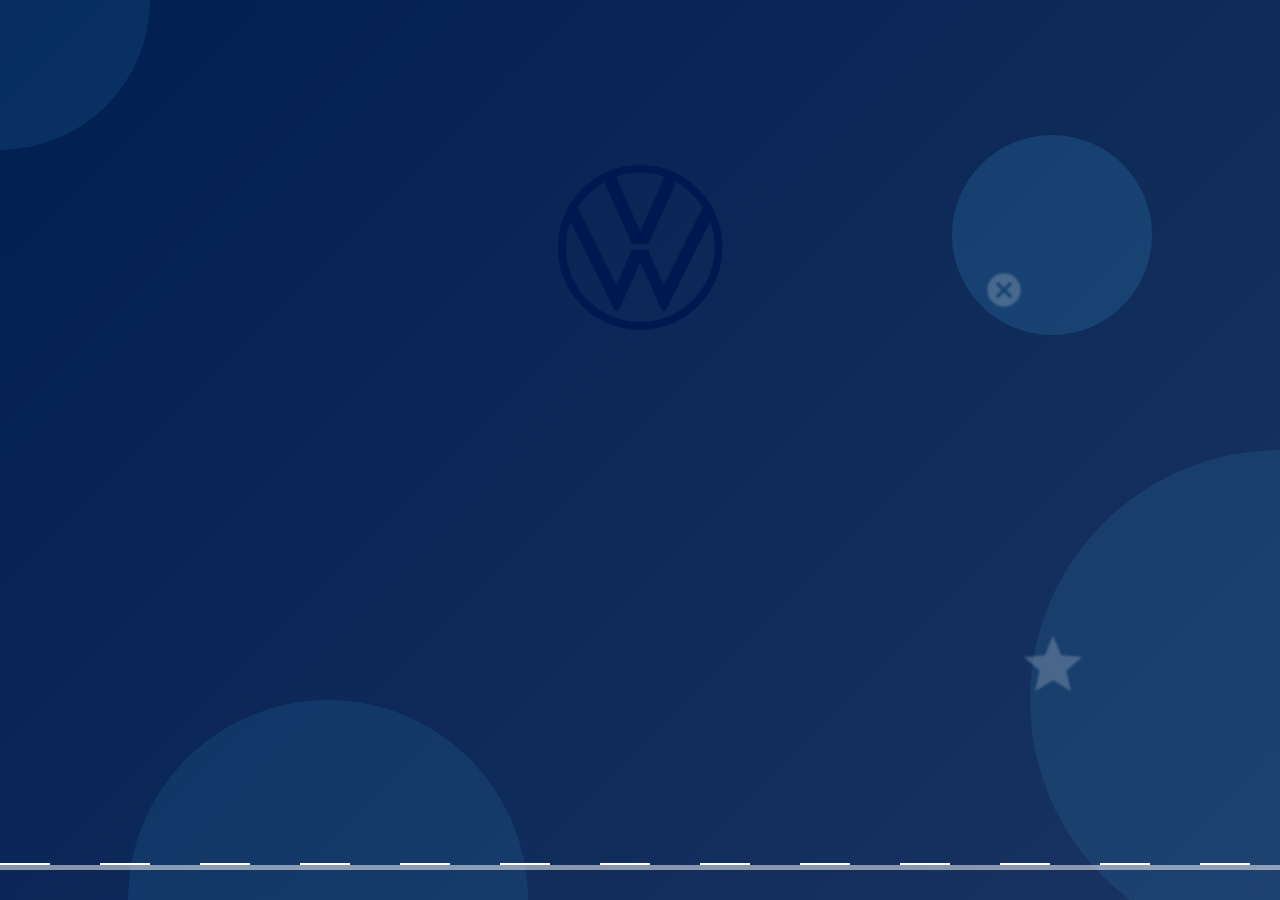
<file: landing.html>
<!DOCTYPE html>
<html lang="de">
<head>
  <meta charset="UTF-8">
  <meta name="viewport" content="width=device-width, initial-scale=1.0">
  <title>Deine Zukunft bei Volkswagen</title>
  <style>
    :root {
      --vw-blue: #001e50;
      --vw-light-blue: #4cc0f1;
      --white: #ffffff;
    }
    
    * {
      margin: 0;
      padding: 0;
      box-sizing: border-box;
      font-family: 'Roboto', 'Arial', sans-serif;
    }
    
    body, html {
      height: 100%;
      overflow: hidden;
      background-color: var(--white);
    }
    
    .landing-container {
      position: relative;
      height: 100vh;
      width: 100vw;
      display: flex;
      flex-direction: column;
      justify-content: center;
      align-items: center;
      background: linear-gradient(135deg, var(--vw-blue) 0%, rgba(0,30,80,0.9) 100%);
      color: var(--white);
      text-align: center;
      overflow: hidden;
    }
    
    /* Background animations */
    .bg-animation {
      position: absolute;
      top: 0;
      left: 0;
      width: 100%;
      height: 100%;
      z-index: 0;
      overflow: hidden;
    }
    
    .circle {
      position: absolute;
      border-radius: 50%;
      background: rgba(76, 192, 241, 0.1);
      animation: float 15s infinite ease-in-out;
    }
    
    .circle:nth-child(1) {
      width: 300px;
      height: 300px;
      top: -150px;
      left: -150px;
      animation-delay: 0s;
    }
    
    .circle:nth-child(2) {
      width: 500px;
      height: 500px;
      top: 50%;
      right: -250px;
      animation-delay: 2s;
    }
    
    .circle:nth-child(3) {
      width: 400px;
      height: 400px;
      bottom: -200px;
      left: 10%;
      animation-delay: 1s;
    }
    
    .circle:nth-child(4) {
      width: 200px;
      height: 200px;
      top: 15%;
      right: 10%;
      animation-delay: 3s;
      background: rgba(76, 192, 241, 0.15);
    }
    
    @keyframes float {
      0%, 100% {
        transform: translateY(0) scale(1);
      }
      50% {
        transform: translateY(20px) scale(1.05);
      }
    }
    
    /* Logo animation */
    .logo-container {
      margin-bottom: 40px;
      position: relative;
      z-index: 2;
    }
    
    .logo {
      width: 300px;
      height: auto;
      animation: glow 5s infinite ease-in-out;
    }
    
    @keyframes glow {
      0%, 100% {
        filter: drop-shadow(0 0 5px rgb(255, 255, 255));
      }
      50% {
        filter: drop-shadow(0 0 25px rgb(255, 255, 255));
      }
    }
    
    /* Content animations */
    .content {
      position: relative;
      z-index: 2;
      max-width: 800px;
      padding: 0 20px;
    }
    
    .title {
      font-size: 4rem;
      font-weight: 900;
      margin-bottom: 20px;
      line-height: 1.2;
      opacity: 0;
      animation: fadeInUp 1s forwards ease-out;
      animation-delay: 0.5s;
    }
    
    .subtitle {
      font-size: 1.8rem;
      font-weight: 300;
      margin-bottom: 50px;
      opacity: 0;
      animation: fadeInUp 1s forwards ease-out;
      animation-delay: 1s;
    }
    
    .cta-button {
      display: inline-block;
      background-color: var(--vw-light-blue);
      color: var(--white);
      text-decoration: none;
      padding: 20px 60px;
      font-size: 1.5rem;
      font-weight: 700;
      border-radius: 50px;
      text-transform: uppercase;
      letter-spacing: 1px;
      box-shadow: 0 10px 20px rgba(0, 0, 0, 0.3);
      transition: all 0.3s ease;
      position: relative;
      overflow: hidden;
      opacity: 0;
      animation: pulseButton 2s infinite, fadeInUp 1s forwards ease-out;
      animation-delay: 0s, 1.5s;
    }
    
    .cta-button:hover, .cta-button:focus {
      transform: translateY(-5px) scale(1.05);
      box-shadow: 0 15px 30px rgba(0, 0, 0, 0.4);
    }
    
    .cta-button::after {
      content: '';
      position: absolute;
      top: 50%;
      left: 50%;
      width: 10px;
      height: 10px;
      background: rgba(255, 255, 255, 0.3);
      opacity: 0;
      border-radius: 100%;
      transform: scale(1, 1) translate(-50%, -50%);
      transform-origin: 50% 50%;
    }
    
    .cta-button:hover::after {
      animation: ripple 1s ease-out;
    }
    
    @keyframes pulseButton {
      0%, 100% {
        transform: scale(1);
        box-shadow: 0 10px 20px rgba(0, 0, 0, 0.3);
      }
      50% {
        transform: scale(1.05);
        box-shadow: 0 15px 30px rgba(0, 0, 0, 0.4);
      }
    }
    
    @keyframes ripple {
      0% {
        opacity: 1;
        transform: scale(0, 0);
      }
      100% {
        opacity: 0;
        transform: scale(25, 25);
      }
    }
    
    /* Enhanced car animation */
    .car-animation {
      position: absolute;
      bottom: 30px;
      width: 100%;
      height: 100px;
      z-index: 1;
      overflow: hidden;
    }
    
    .car {
      position: absolute;
      width: 120px;
      height: auto;
      bottom: 0;
      left: -150px; /* Start offscreen */
      opacity: 0; /* Start invisible */
    }
    
    .car.active {
      animation: driveCar 10s linear forwards;
      opacity: 1;
    }
    
    @keyframes driveCar {
      0% {
        transform: translateX(0);
      }
      100% {
        transform: translateX(calc(100vw + 150px));
      }
    }
    
    .road {
      position: absolute;
      bottom: 0;
      width: 100%;
      height: 5px;
      background-color: rgba(255, 255, 255, 0.5);
    }
    
    .road::before {
      content: '';
      position: absolute;
      top: -2px;
      left: 0;
      width: 100%;
      height: 2px;
      background: repeating-linear-gradient(90deg, var(--white), var(--white) 50px, transparent 50px, transparent 100px);
      animation: moveRoad 2s linear infinite;
    }
    
    @keyframes moveRoad {
      0% {
        background-position: 0 0;
      }
      100% {
        background-position: -100px 0;
      }
    }
    
    /* Floating elements */
    .floating-element {
      position: absolute;
      z-index: 1;
      opacity: 0.7;
      filter: blur(1px);
    }
    
    .floating-element:nth-child(1) {
      top: 20%;
      left: 10%;
      width: 50px;
      height: 50px;
      animation: floatElement 8s infinite ease-in-out;
    }
    
    .floating-element:nth-child(2) {
      top: 70%;
      right: 15%;
      width: 70px;
      height: 70px;
      animation: floatElement 10s infinite ease-in-out;
      animation-delay: 1s;
    }
    
    .floating-element:nth-child(3) {
      top: 30%;
      right: 20%;
      width: 40px;
      height: 40px;
      animation: floatElement 7s infinite ease-in-out;
      animation-delay: 2s;
    }
    
    @keyframes floatElement {
      0%, 100% {
        transform: translate(0, 0) rotate(0deg);
      }
      25% {
        transform: translate(10px, 15px) rotate(5deg);
      }
      50% {
        transform: translate(5px, -10px) rotate(10deg);
      }
      75% {
        transform: translate(-10px, 5px) rotate(5deg);
      }
    }
    
    /* Animations */
    @keyframes fadeInUp {
      from {
        opacity: 0;
        transform: translateY(30px);
      }
      to {
        opacity: 1;
        transform: translateY(0);
      }
    }
    
    @keyframes slideInLeft {
      from {
        opacity: 0;
        transform: translateX(-50px);
      }
      to {
        opacity: 1;
        transform: translateX(0);
      }
    }
    
    @keyframes slideInRight {
      from {
        opacity: 0;
        transform: translateX(50px);
      }
      to {
        opacity: 1;
        transform: translateX(0);
      }
    }
    
    /* Responsive adjustments */
    @media (max-width: 768px) {
      .title {
        font-size: 3rem;
      }
      
      .subtitle {
        font-size: 1.4rem;
      }
      
      .cta-button {
        padding: 15px 40px;
        font-size: 1.2rem;
      }
      
      .logo {
        width: 220px;
      }
    }
    
    /* Orientation handling for Flip Display */
    @media (orientation: landscape) {
      .content {
        max-width: 70%;
      }
      
      .car {
        width: 140px;
      }
    }
    
    @media (orientation: portrait) {
      .content {
        max-width: 90%;
      }
      
      .logo-container {
        margin-bottom: 20px;
      }
    }
  </style>
</head>
<body>
  <div class="landing-container">
    <!-- Background animation -->
    <div class="bg-animation">
      <div class="circle"></div>
      <div class="circle"></div>
      <div class="circle"></div>
      <div class="circle"></div>
    </div>
    
    <!-- Floating elements -->
    <div class="floating-element">
      <svg xmlns="http://www.w3.org/2000/svg" viewBox="0 0 24 24" fill="rgba(255,255,255,0.3)">
        <path d="M12 17.27L18.18 21l-1.64-7.03L22 9.24l-7.19-.61L12 2 9.19 8.63 2 9.24l5.46 4.73L5.82 21z"/>
      </svg>
    </div>
    <div class="floating-element">
      <svg xmlns="http://www.w3.org/2000/svg" viewBox="0 0 24 24" fill="rgba(255,255,255,0.3)">
        <path d="M12 2C6.47 2 2 6.47 2 12s4.47 10 10 10 10-4.47 10-10S17.53 2 12 2zm5 13.59L15.59 17 12 13.41 8.41 17 7 15.59 10.59 12 7 8.41 8.41 7 12 10.59 15.59 7 17 8.41 13.41 12 17 15.59z"/>
      </svg>
    </div>
    <div class="floating-element">
      <svg xmlns="http://www.w3.org/2000/svg" viewBox="0 0 24 24" fill="rgba(255,255,255,0.3)">
        <path d="M12 2C6.48 2 2 6.48 2 12s4.48 10 10 10 10-4.48 10-10S17.52 2 12 2zm-2 15l-5-5 1.41-1.41L10 14.17l7.59-7.59L19 8l-9 9z"/>
      </svg>
    </div>
    
    <!-- Logo container with placeholder for VW logo -->
    <div class="logo-container">
      <img src="vwlogo.png" alt="Volkswagen Logo" class="logo">
    </div>
    
    <!-- Main content -->
    <div class="content">
      <h1 class="title">Starte deine Zukunft bei Volkswagen</h1>
      <h2 class="subtitle">Entdecke spannende Ausbildungsberufe und werde Teil unseres Teams</h2>
      <a href="index.html" class="cta-button">Ausbildungen entdecken</a>
    </div>

    <!-- Car animation -->
    <div class="car-animation">
      <div class="road"></div>
      <img src="volkswagen-id7-side-view.png" alt="Car Silhouette 1" class="car" id="car1">
      <img src="id7tourer.png" alt="Car Silhouette 2" class="car" id="car2">
      <img src="ID4-side.png" alt="Car Silhouette 3" class="car" id="car3">
      <img src="volkswagen-golf-side-view.png" alt="Car Silhouette 4" class="car" id="car4">
      <img src="volkswagen-passat-side-view.png" alt="Car Silhouette 5" class="car" id="car5">
    </div>
  </div>

  <script>
    // Car animation functionality
    document.addEventListener('DOMContentLoaded', function() {
      // List of all car elements
      const cars = [
        document.getElementById('car1'),
        document.getElementById('car2'),
        document.getElementById('car3'),
        document.getElementById('car4'),
        document.getElementById('car5')
      ];
      
      // Keep track of active car
      let activeCar = null;
      
      // Function to start a random car
      function startRandomCar() {
        // Choose a random car
        const randomIndex = Math.floor(Math.random() * cars.length);
        const car = cars[randomIndex];
        
        // Reset position and make active
        car.style.left = '-150px';
        car.classList.add('active');
        activeCar = car;
        
        // Listen for when the animation ends
        car.addEventListener('animationend', carAnimationEnded, { once: true });
      }
      
      // Function to handle when a car animation ends
      function carAnimationEnded() {
        // Remove active class from current car
        if (activeCar) {
          activeCar.classList.remove('active');
        }
        
        // Start a new car immediately
        setTimeout(startRandomCar, 0);
      }
      
      // Start the first car
      startRandomCar();
    });
  </script>
</body>
</html>
</file>
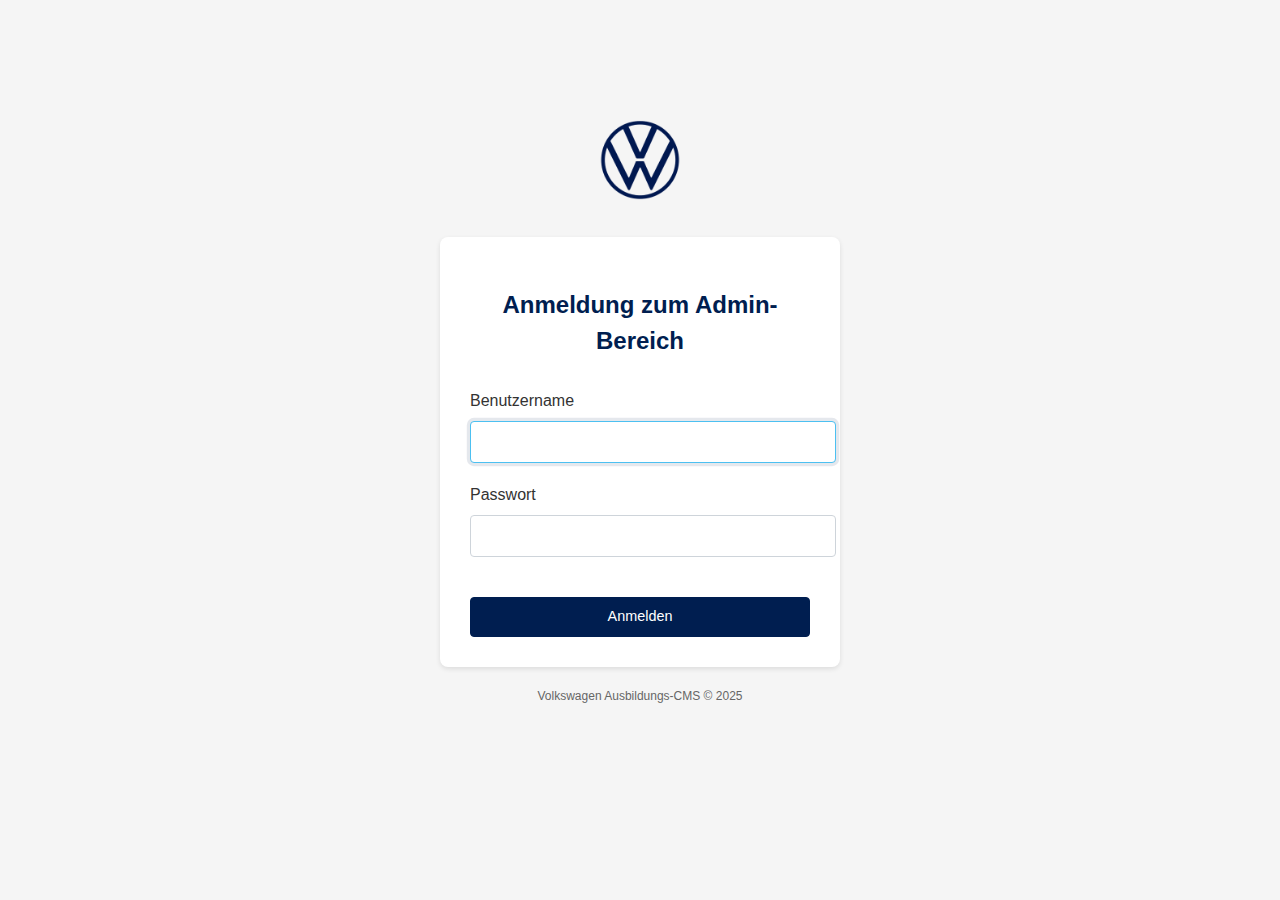
<file: login.html>
<!DOCTYPE html>
<html lang="de">
<head>
    <meta charset="UTF-8">
    <meta name="viewport" content="width=device-width, initial-scale=1.0">
    <title>VW Ausbildung - Login</title>
    <link rel="stylesheet" href="style/admin-styles.css">
    <style>
        /* Zusätzliche Styles für die Login-Seite */
        .login-container {
            max-width: 400px;
            margin: 100px auto;
        }
        .login-logo {
            text-align: center;
            margin-bottom: 30px;
        }
        .login-logo img {
            height: 80px;
        }
        .login-card {
            padding: 30px;
        }
        .login-title {
            text-align: center;
            margin-bottom: 30px;
            color: #001e50;
            font-family: 'VW Head', sans-serif;
        }
        .login-btn {
            width: 100%;
            margin-top: 20px;
        }
        .powered-by {
            text-align: center;
            margin-top: 20px;
            font-size: 12px;
            color: #666;
        }
    </style>
</head>
<body>
    <div class="container login-container">
        <div class="login-logo">
            <img src="img/vwlogo.png" alt="Volkswagen Logo">
        </div>
        <div class="card login-card">
            <h2 class="login-title">Anmeldung zum Admin-Bereich</h2>
            <div id="loginAlert" class="alert" style="display: none;"></div>
            <form id="loginForm">
                <div class="form-group">
                    <label for="username" class="form-label">Benutzername</label>
                    <input type="text" id="username" class="form-control" required autofocus>
                </div>
                <div class="form-group">
                    <label for="password" class="form-label">Passwort</label>
                    <input type="password" id="password" class="form-control" required>
                </div>
                <button type="submit" class="btn btn-primary login-btn">Anmelden</button>
            </form>
        </div>
        <div class="powered-by">
            Volkswagen Ausbildungs-CMS © 2025
        </div>
    </div>

    <script>
        document.addEventListener('DOMContentLoaded', function() {
            const loginForm = document.getElementById('loginForm');
            const loginAlert = document.getElementById('loginAlert');

            // Login-Formular Submit Handler
            loginForm.addEventListener('submit', async function(e) {
                e.preventDefault();
                
                const username = document.getElementById('username').value;
                const password = document.getElementById('password').value;
                
                try {
                    // Deaktiviere den Submit-Button während der Anfrage
                    const submitBtn = this.querySelector('button[type="submit"]');
                    submitBtn.disabled = true;
                    submitBtn.textContent = 'Anmeldung...';
                    
                    // Sende Login-Anfrage an den Server
                    const response = await fetch('/api/auth/login', {
                        method: 'POST',
                        headers: {
                            'Content-Type': 'application/json'
                        },
                        body: JSON.stringify({ username, password })
                    });
                    
                    // Antwort vom Server verarbeiten
                    if (response.ok) {
                        // Erfolgreiche Anmeldung, zu admin.html weiterleiten
                        showAlert('Anmeldung erfolgreich! Sie werden weitergeleitet...', 'success');
                        setTimeout(() => {
                            window.location.href = 'admin.html';
                        }, 1000);
                    } else {
                        // Fehlermeldung anzeigen
                        const errorData = await response.json();
                        showAlert(errorData.error || 'Anmeldung fehlgeschlagen.', 'danger');
                        submitBtn.disabled = false;
                        submitBtn.textContent = 'Anmelden';
                    }
                } catch (error) {
                    showAlert('Verbindungsfehler. Bitte versuchen Sie es später erneut.', 'danger');
                    console.error('Login error:', error);
                    submitBtn.disabled = false;
                    submitBtn.textContent = 'Anmelden';
                }
            });
            
            // Hilfsfunktion zum Anzeigen von Alerts
            function showAlert(message, type) {
                loginAlert.innerHTML = `<div class="alert-icon">${type === 'success' ? '✓' : '⚠'}</div>${message}`;
                loginAlert.className = `alert alert-${type}`;
                loginAlert.style.display = 'flex';
                
                // Alert nach 5 Sekunden ausblenden, wenn es ein Erfolg war
                if (type === 'success') {
                    setTimeout(() => {
                        loginAlert.style.display = 'none';
                    }, 5000);
                }
            }
        });
    </script>
</body>
</html>
</file>
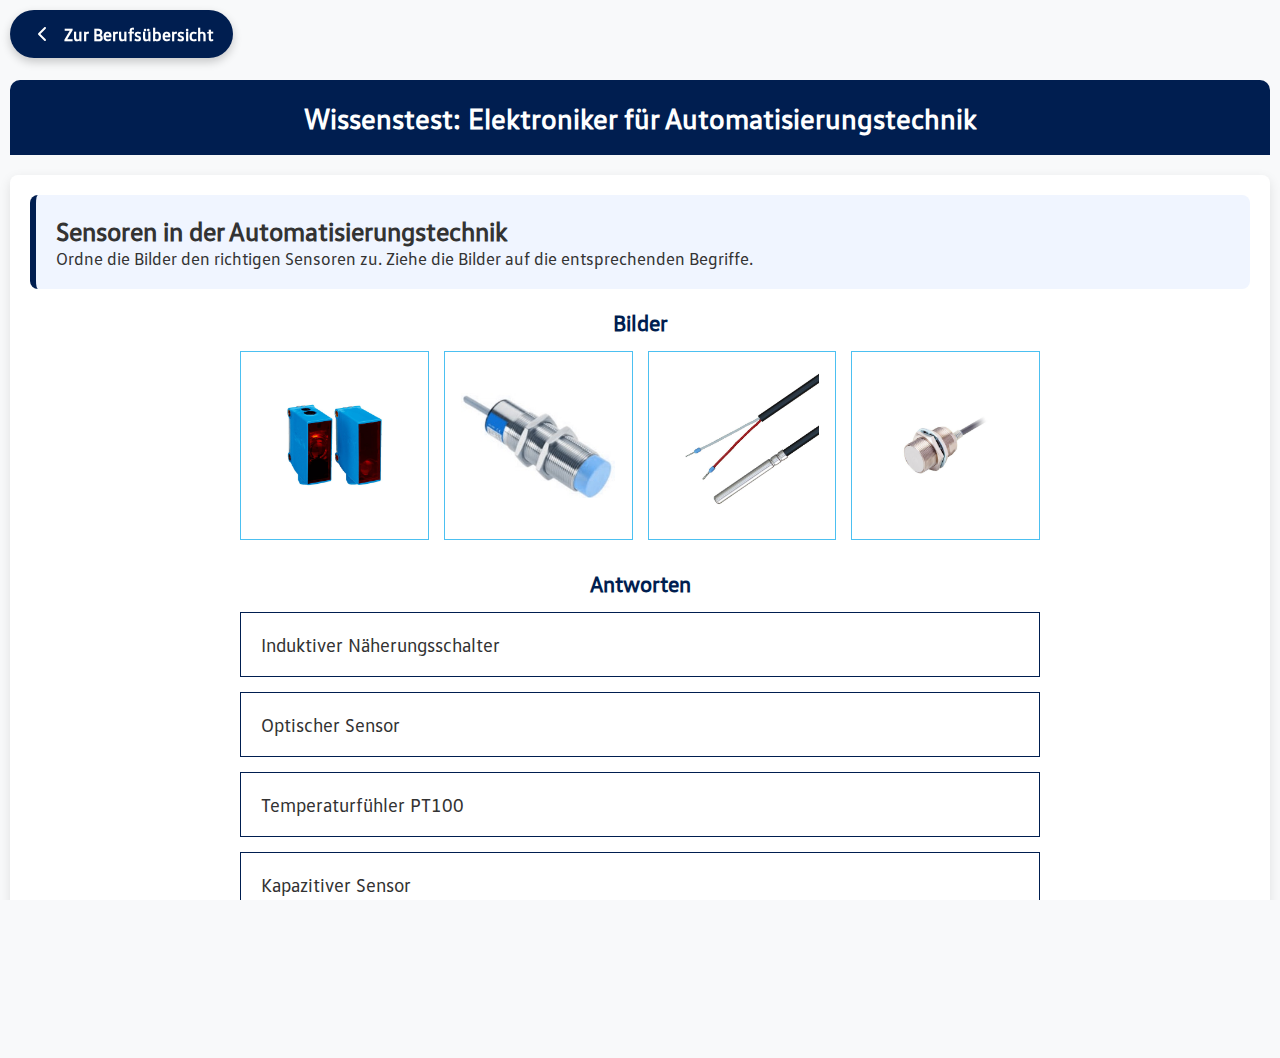
<file: tests/eat.html>
<!DOCTYPE html>
<html lang="de">
<head>
  <meta charset="UTF-8">
  <meta name="viewport" content="width=device-width, initial-scale=1.0">
  <title>Wissenstest: Elektroniker für Automatisierungstechnik</title>
  <link rel="stylesheet" href="../style/test-styles.css">
  <style>
    html, body {
      margin: 0;
      padding: 0;
      height: 100%;
      width: 100%;
      overflow-x: hidden;
      touch-action: manipulation;
    }
    
    .quiz-container {
      max-width: 100%;
      width: 100%;
      margin: 0 auto;
      padding: 10px;
      padding-top: 70px; /* Platz für den festen Button */
      box-sizing: border-box;
      min-height: 100vh;
    }
    
    .quiz-header {
      background-color: #001e50;
      color: white;
      padding: 20px;
      border-radius: 10px 10px 0 0;
      margin-bottom: 20px;
      text-align: center;
    }
    
    .quiz-title {
      font-size: 1.8rem;
      margin: 0;
    }
    
    .quiz-intro {
      background-color: #f0f5ff;
      padding: 20px;
      border-radius: 8px;
      margin-bottom: 20px;
      border-left: 6px solid #001e50;
      font-size: 1.1rem;
    }
    
    .quiz-question {
      background-color: white;
      padding: 20px;
      border-radius: 8px;
      box-shadow: 0 4px 12px rgba(0, 0, 0, 0.1);
    }
    
    /* Layout gemäß Skizze */
    .images-section {
      margin-bottom: 30px;
    }
    
    .images-label {
      text-align: center;
      font-size: 1.4rem;
      color: #001e50;
      font-weight: bold;
      margin-bottom: 15px;
    }
    
    .terms-label {
      text-align: center;
      font-size: 1.4rem;
      color: #001e50;
      font-weight: bold;
      margin-bottom: 15px;
      margin-top: 30px;
    }
    
    /* Bildergalerie - 4 Bilder nebeneinander in einer Reihe */
    .images-container {
      display: grid;
      grid-template-columns: repeat(4, 1fr);
      gap: 15px;
      margin-bottom: 20px;
      max-width: 800px;
      margin-left: auto;
      margin-right: auto;
    }
    
    .image-item {
      padding: 8px;
      border: 1px solid #4cc0f1;
      background-color: white;
      text-align: center;
      cursor: move;
      transition: transform 0.2s, box-shadow 0.2s;
      touch-action: manipulation;
      display: flex;
      flex-direction: column;
      align-items: center;
      justify-content: center;
      aspect-ratio: 1/1;
    }
    
    .image-item:active {
      transform: scale(0.95);
      background-color: #f0f9ff;
      border-color: #4CC0F1;
    }
    
    .image-item.matched {
      opacity: 0.6;
      background-color: #f0f0f0;
    }
    
    .image-item img {
      max-width: 90%;
      width: auto;
      max-height: 90%;
      object-fit: contain;
    }
    
    /* Antworten untereinander */
    .terms-container {
      display: flex;
      flex-direction: column;
      gap: 15px;
      max-width: 800px;
      margin-left: auto;
      margin-right: auto;
    }
    
    .term-item {
      padding: 20px;
      border: 1px solid #001e50;
      background-color: #fff;
      min-height: 60px;
      position: relative;
      font-size: 1.2rem;
      display: flex;
      align-items: center;
      touch-action: manipulation;
    }
    
    .term-item.matched {
      border-color: #4CC0F1;
      background-color: #d0d1d5;
    }
    
    .term-item.drag-over {
      border-color: #4CC0F1;
      background-color: #c4c4c4;
    }
    
    .matched-image {
      position: absolute;
      right: 20px;
      top: 50%;
      transform: translateY(-50%);
      width: 60px;
      height: 60px;
      object-fit: contain;
    }
    
    .matched-text {
      display: block;
      font-size: 0.8rem;
      color: #4CC0F1;
      font-weight: bold;
      white-space: nowrap;
      overflow: hidden;
      text-overflow: ellipsis;
      max-width: 100%;
    }
    
    /* Feedback als Overlay */
    .feedback-overlay {
      position: fixed;
      top: 0;
      left: 0;
      width: 100%;
      height: 100%;
      background-color: rgba(0, 0, 0, 0.85);
      display: none;
      z-index: 2000;
    }
    
    .feedback-modal {
      position: fixed;
      top: 50%;
      left: 50%;
      transform: translate(-50%, -50%);
      width: 90%;
      max-width: 500px;
      background-color: white;
      border-radius: 12px;
      box-shadow: 0 5px 30px rgba(0, 0, 0, 0.5);
      z-index: 2001;
      padding: 25px;
    }
    
    .feedback-modal.correct {
      border-left: 8px solid #2ecc71;
    }
    
    .feedback-modal.incorrect {
      border-left: 8px solid #e74c3c;
    }
    
    .feedback-title {
      font-size: 1.5rem;
      margin-bottom: 15px;
      color: #001e50;
      font-weight: bold;
    }
    
    .feedback-explanation {
      font-size: 1.1rem;
      line-height: 1.6;
      margin-bottom: 20px;
      color: #333;
    }
    
    .next-button {
      background-color: #001e50;
      color: white;
      border: none;
      padding: 15px 30px;
      border-radius: 30px;
      font-weight: bold;
      font-size: 1.1rem;
      cursor: pointer;
      display: block;
      margin: 20px auto 0;
      transition: background-color 0.3s, transform 0.2s;
    }
    
    .next-button:hover {
      background-color: #4CC0F1;
    }
    
    .next-button:active {
      transform: scale(0.97);
    }
    
    .explanation {
      margin-top: 15px;
      font-size: 1.1rem;
      line-height: 1.5;
    }
    
    .quiz-controls {
      margin-top: 30px;
      display: flex;
      justify-content: space-between;
      align-items: center;
      padding-bottom: 30px;
    }
    
    .btn {
      background-color: #001e50;
      color: white;
      border: none;
      padding: 15px 30px;
      border-radius: 30px;
      cursor: pointer;
      font-weight: bold;
      font-size: 1.1rem;
      transition: background-color 0.3s;
      touch-action: manipulation;
    }
    
    .button.secondary {
      background-color: #4CC0F1;
      color: white;
      border: none;
      padding: 15px 30px;
      border-radius: 30px;
      cursor: pointer;
      font-weight: bold;
      font-size: 1.1rem;
      transition: background-color 0.3s;
      text-decoration: none;
      display: inline-block;
      margin-left: 15px;
    }
    
    .btn:active, .button.secondary:active {
      transform: scale(0.98);
    }
    
    .progress {
      font-size: 1.1rem;
      color: #666;
    }
    
    .quiz-result {
      background-color: white;
      padding: 30px;
      border-radius: 12px;
      box-shadow: 0 4px 12px rgba(0, 0, 0, 0.1);
      text-align: center;
      display: none;
    }
    
    .result-title {
      color: #001e50;
      font-size: 2rem;
      margin-bottom: 20px;
    }
    
    .result-score {
      font-size: 1.5rem;
      margin-bottom: 30px;
    }
    
    .progress-bar {
      height: 15px;
      background-color: #eee;
      border-radius: 8px;
      margin-bottom: 40px;
      overflow: hidden;
    }
    
    .progress-fill {
      height: 100%;
      background-color: #001e50;
      transition: width 0.8s ease;
    }
    
    .result-details {
      margin-top: 40px;
      text-align: left;
    }
    
    .result-item {
      padding: 15px;
      margin-bottom: 15px;
      border-radius: 8px;
      font-size: 1.1rem;
    }
    
    .result-item.correct {
      background-color: #029640;
    }
    
    .result-item.partially {
      background-color: #ffd100;
    }
    
    /* Zurück-Button */
    .back-to-jobs {
      position: fixed;
      top: 10px;
      left: 10px;
      z-index: 1000;
      background-color: #001e50;
      color: white;
      display: flex;
      align-items: center;
      justify-content: center;
      padding: 12px 20px;
      border-radius: 30px;
      font-weight: bold;
      box-shadow: 0 4px 10px rgba(0, 0, 0, 0.2);
      text-decoration: none;
      font-size: 1.1rem;
      transition: background-color 0.3s;
      touch-action: manipulation;
    }
    
    .back-to-jobs svg {
      margin-right: 10px;
      fill: currentColor;
    }
    
    .back-to-jobs:active {
      background-color: #4CC0F1;
      transform: scale(0.98);
    }
    
    /* Spezifische Touch-Optimierungen */
    * {
      -webkit-tap-highlight-color: transparent;
    }
  </style>
</head>
<body>
  <a href="../index.html" class="back-to-jobs">
    <svg xmlns="http://www.w3.org/2000/svg" viewBox="0 0 24 24" width="24" height="24">
      <path d="M10.4 12l5.3-5.3c0.4-0.4 0.4-1 0-1.4s-1-0.4-1.4 0l-6 6c-0.4 0.4-0.4 1 0 1.4l6 6c0.2 0.2 0.5 0.3 0.7 0.3s0.5-0.1 0.7-0.3c0.4-0.4 0.4-1 0-1.4L10.4 12z"/>
    </svg>
    Zur Berufsübersicht
  </a>
  
  <!-- Vollständig überarbeitetes Feedback-Overlay -->
  <div class="feedback-overlay" id="feedback-overlay">
    <div class="feedback-modal" id="feedback">
      <h3 class="feedback-title" id="feedback-title"></h3>
      <div class="feedback-explanation" id="feedback-explanation"></div>
      <button class="next-button" id="next-button">Nächste Frage</button>
    </div>
  </div>
  
  <div class="quiz-container">
    <div class="quiz-header">
      <h1 class="quiz-title">Wissenstest: Elektroniker für Automatisierungstechnik</h1>
    </div>
    
    <div id="quiz-content">
      <!-- Quiz wird per JavaScript initialisiert -->
    </div>
  </div>

  <script>
    document.addEventListener('DOMContentLoaded', () => {
      // Fragen und Antworten definieren
      const questions = [
        {
          id: 1,
          title: "Sensoren in der Automatisierungstechnik",
          intro: "Ordne die Bilder den richtigen Sensoren zu. Ziehe die Bilder auf die entsprechenden Begriffe.",
          terms: [
            { id: 'term-1', text: "Induktiver Näherungsschalter" },
            { id: 'term-2', text: "Optischer Sensor" },
            { id: 'term-3', text: "Temperaturfühler PT100" },
            { id: 'term-4', text: "Kapazitiver Sensor" }
          ],
          images: [
            { id: 'img-1', src: "../img/eat/induktiver-sensor.jpg", matchesId: 'term-1', alt: "Induktiver Näherungsschalter" },
            { id: 'img-2', src: "../img/eat/optischer-sensor.jpg", matchesId: 'term-2', alt: "Optischer Sensor" },
            { id: 'img-3', src: "../img/eat/temperaturfuehler.jpg", matchesId: 'term-3', alt: "Temperaturfühler PT100" },
            { id: 'img-4', src: "../img/eat/kapazitiver-sensor.jpg", matchesId: 'term-4', alt: "Kapazitiver Sensor" }
          ],
          explanation: "Sensoren sind wesentliche Komponenten in der Automatisierungstechnik. Der induktive Näherungsschalter erkennt metallische Objekte ohne Berührung, der optische Sensor funktioniert mittels Lichtstrahlen, der PT100 misst Temperaturen über den elektrischen Widerstand und der kapazitive Sensor reagiert auf Veränderungen im elektrischen Feld und kann auch nicht-metallische Materialien detektieren.<br></br>"
        },
        {
          id: 2,
          title: "Steuerungstechnik-Komponenten",
          intro: "Ordne die Bilder den richtigen Steuerungskomponenten zu. Ziehe die Bilder auf die entsprechenden Begriffe.",
          terms: [
            { id: 'term-1', text: "Speicherprogrammierbare Steuerung (SPS)" },
            { id: 'term-2', text: "HMI-Panel (Human Machine Interface)" },
            { id: 'term-3', text: "Frequenzumrichter" },
            { id: 'term-4', text: "E/A-Modul (Ein-/Ausgangsmodul)" }
          ],
          images: [
            { id: 'img-1', src: "../img/eat/sps.jpg", matchesId: 'term-1', alt: "SPS" },
            { id: 'img-2', src: "../img/eat/hmi-panel.jpg", matchesId: 'term-2', alt: "HMI-Panel" },
            { id: 'img-3', src: "../img/eat/frequenzumrichter.jpg", matchesId: 'term-3', alt: "Frequenzumrichter" },
            { id: 'img-4', src: "../img/eat/ea-modul.jpg", matchesId: 'term-4', alt: "E/A-Modul" }
          ],
          explanation: "Die SPS ist das Herzstück einer Automatisierungsanlage und führt das Steuerungsprogramm aus. HMI-Panels dienen zur Bedienung und Visualisierung der Prozesse. Frequenzumrichter regeln die Drehzahl von Elektromotoren. E/A-Module verbinden die physikalischen Ein- und Ausgangssignale mit der Steuerung. <br></br>"
        },
        {
          id: 3,
          title: "Grundlegende Elektrotechnische Größen",
          intro: "Ordne die Formelzeichen den richtigen elektrotechnischen Größen zu. Ziehe die Bilder auf die entsprechenden Begriffe.",
          terms: [
            { id: 'term-1', text: "Spannung (Volt)" },
            { id: 'term-2', text: "Stromstärke (Ampere)" },
            { id: 'term-3', text: "Widerstand (Ohm)" },
            { id: 'term-4', text: "Leistung (Watt)" }
          ],
          images: [
            { id: 'img-1', src: "../img/eat/volt.png", matchesId: 'term-1', alt: "Spannungssymbol U" },
            { id: 'img-2', src: "../img/eat/amp.png", matchesId: 'term-2', alt: "Stromsymbol I" },
            { id: 'img-3', src: "../img/eat/res.png", matchesId: 'term-3', alt: "Widerstandssymbol R" },
            { id: 'img-4', src: "../img/eat/power.png", matchesId: 'term-4', alt: "Leistungssymbol P" }
          ],
          explanation: "Die grundlegenden elektrotechnischen Größen sind essenziell für jeden Elektroniker: <br>- U ist das Formelzeichen für die elektrische Spannung, gemessen in Volt (V).<br>- I bezeichnet die elektrische Stromstärke, gemessen in Ampere (A).<br>- R steht für den elektrischen Widerstand, gemessen in Ohm (Ω).<br>- P ist das Formelzeichen für die elektrische Leistung, gemessen in Watt (W).<br><br>Diese Größen sind durch das Ohmsche Gesetz (U = R × I) und die Leistungsformel (P = U × I) miteinander verknüpft."
        }
      ];
      
      let currentQuestionIndex = 0;
      let score = 0;
      let answeredQuestions = [];
      let matchedPairs = [];
      
      const quizContentElement = document.getElementById('quiz-content');
      const feedbackOverlay = document.getElementById('feedback-overlay');
      const feedback = document.getElementById('feedback');
      
      // Quiz initialisieren
      function initQuiz() {
        // Überprüfen, ob wir auf einem Touchscreen sind
        const isTouchDevice = 'ontouchstart' in window || navigator.maxTouchPoints > 0;
        if (isTouchDevice) {
          document.body.classList.add('touch-device');
        }
        
        // Event-Listener für den Next-Button im Feedback-Overlay
        document.getElementById('next-button').addEventListener('click', handleNextQuestion);
        
        // Zusätzlichen Padding für den oberen Bereich hinzufügen, um Platz für den festen Button zu schaffen
        document.querySelector('.quiz-container').style.paddingTop = '80px';
        
        showQuestion(currentQuestionIndex);
      }
      
      // Frage anzeigen
      function showQuestion(index) {
        const question = questions[index];
        matchedPairs = [];
        
        // Bilder in zufälliger Reihenfolge anzeigen
        const shuffledImages = [...question.images].sort(() => Math.random() - 0.5);
        
        const questionHTML = `
          <div class="quiz-question" id="question-${question.id}">
            <div class="quiz-intro">
              <h2>${question.title}</h2>
              <p>${question.intro}</p>
            </div>
            
            <div class="images-section">
              <div class="images-label">Bilder</div>
              <div class="images-container">
                ${shuffledImages.map(image => `
                  <div class="image-item" id="${image.id}" draggable="true" data-image-id="${image.id}" data-matches-id="${image.matchesId}">
                    <img src="${image.src}" alt="${image.alt}">
                  </div>
                `).join('')}
              </div>
            </div>
            
            <div class="terms-label">Antworten</div>
            <div class="terms-container">
              ${question.terms.map(term => `
                <div class="term-item" id="${term.id}" data-term-id="${term.id}">
                  ${term.text}
                </div>
              `).join('')}
            </div>
            
            <div class="quiz-controls">
              <div class="progress">Frage ${index + 1} von ${questions.length}</div>
              <div>
                <button class="btn" id="check-button" disabled>Antworten überprüfen</button>
              </div>
            </div>
          </div>
        `;
        
        quizContentElement.innerHTML = questionHTML;
        
        // Den Text für den Next-Button im Feedback-Overlay aktualisieren
        const nextButton = document.getElementById('next-button');
        nextButton.textContent = index < questions.length - 1 ? 'Nächste Frage' : 'Ergebnis anzeigen';
        
        // Feedback-Button mit dem richtigen Text vorbereiten
        document.getElementById('next-button').textContent = index < questions.length - 1 ? 'Nächste Frage' : 'Ergebnis anzeigen';
        
        // Event-Listener hinzufügen
        setupDragAndDrop();
        
        document.getElementById('check-button').addEventListener('click', checkAnswers);
      }
      
      // Drag-and-Drop einrichten
      function setupDragAndDrop() {
        const imageItems = document.querySelectorAll('.image-item');
        const termItems = document.querySelectorAll('.term-item');
        
        imageItems.forEach(item => {
          // Standard Drag-Events
          item.addEventListener('dragstart', handleDragStart);
          item.addEventListener('dragend', handleDragEnd);
          
          // Touch-Events für mobile Geräte
          item.addEventListener('touchstart', function(e) {
            // Verhindere Standard-Scrolling
            e.preventDefault();
            handleDragStart.call(this, e);
            
            // Hervorhebung für aktiven Touch
            this.classList.add('dragging');
          });
          
          item.addEventListener('touchmove', function(e) {
            e.preventDefault();
            const touch = e.touches[0];
            
            // Finde das Element unter dem Touch-Punkt
            const elemBelow = document.elementFromPoint(touch.clientX, touch.clientY);
            
            // Wenn es ein Term-Item ist, simuliere Drag-Enter
            if (elemBelow && elemBelow.classList.contains('term-item')) {
              // Entferne Drag-Over von allen anderen
              termItems.forEach(t => t.classList.remove('drag-over'));
              // Füge Drag-Over zum aktuellen Element hinzu
              elemBelow.classList.add('drag-over');
            }
          });
          
          item.addEventListener('touchend', function(e) {
            e.preventDefault();
            this.classList.remove('dragging');
            
            const touch = e.changedTouches[0];
            const elemBelow = document.elementFromPoint(touch.clientX, touch.clientY);
            
            // Wenn wir über einem Term-Item sind, simuliere Drop
            if (elemBelow && elemBelow.classList.contains('term-item')) {
              handleDrop.call(elemBelow, e);
            }
            
            // Entferne alle Drag-Over-Effekte
            termItems.forEach(t => t.classList.remove('drag-over'));
          });
        });
        
        termItems.forEach(item => {
          item.addEventListener('dragover', handleDragOver);
          item.addEventListener('dragenter', handleDragEnter);
          item.addEventListener('dragleave', handleDragLeave);
          item.addEventListener('drop', handleDrop);
        });
      }
      
      // Drag-Event Handler
      let draggedItem = null;
      // Touch-Event-Variablen für Touch-Geräte
      let touchStartX, touchStartY;
      
      function handleDragStart(e) {
        draggedItem = this;
        setTimeout(() => {
          this.classList.add('dragging');
        }, 0);
        
        // Für Touch-Ereignisse
        if (e.type === 'touchstart') {
          const touch = e.touches[0];
          touchStartX = touch.clientX;
          touchStartY = touch.clientY;
        }
      }
      
      function handleDragEnd() {
        this.classList.remove('dragging');
      }
      
      function handleDragOver(e) {
        e.preventDefault();
      }
      
      function handleDragEnter(e) {
        e.preventDefault();
        this.classList.add('drag-over');
      }
      
      function handleDragLeave() {
        this.classList.remove('drag-over');
      }
      
      function handleDrop(e) {
        e.preventDefault();
        this.classList.remove('drag-over');
        
        // Nur weitermachen, wenn ein Bild gezogen wird
        if (!draggedItem) return;
        
        const termId = this.dataset.termId;
        const imageId = draggedItem.dataset.imageId;
        const matchesId = draggedItem.dataset.matchesId;
        
        // Prüfen, ob dieses Bild bereits zugeordnet wurde
        if (isImageMatched(imageId)) return;
        
        // Prüfen, ob dieser Begriff bereits ein Bild hat
        if (isTermMatched(termId)) return;
        
        // Zuordnung speichern
        matchedPairs.push({
          imageId: imageId,
          termId: termId,
          isCorrect: matchesId === termId
        });
        
        // UI aktualisieren
        updateUI();
        
        // Prüfen, ob alle Bilder zugeordnet sind
        if (matchedPairs.length === questions[currentQuestionIndex].images.length) {
          document.getElementById('check-button').disabled = false;
        }
      }
      
      // Hilfsfunktionen
      function isImageMatched(imageId) {
        return matchedPairs.some(pair => pair.imageId === imageId);
      }
      
      function isTermMatched(termId) {
        return matchedPairs.some(pair => pair.termId === termId);
      }
      
      function updateUI() {
        // Alle Paarungen durchgehen und UI aktualisieren
        matchedPairs.forEach(pair => {
          const imageElement = document.getElementById(pair.imageId);
          const termElement = document.getElementById(pair.termId);
          
          if (imageElement && termElement) {
            // Bild als zugeordnet markieren
            imageElement.classList.add('matched');
            imageElement.setAttribute('draggable', 'false');
            
            // Term als zugeordnet markieren
            termElement.classList.add('matched');
            
            // Kleines Bild zum Begriff hinzufügen
            const imgSrc = imageElement.querySelector('img').src;
            const imgAlt = imageElement.querySelector('img').alt;
            
            if (!termElement.querySelector('.matched-image')) {
              const matchedImg = document.createElement('img');
              matchedImg.src = imgSrc;
              matchedImg.alt = imgAlt;
              matchedImg.className = 'matched-image';
              termElement.appendChild(matchedImg);
              
              // Text hinzufügen
              const matchedText = document.createElement('span');
              matchedText.className = 'matched-text';
              matchedText.textContent = 'Zugeordnet';
              imageElement.appendChild(matchedText);
            }
          }
        });
      }
      
      // Antworten überprüfen
      function checkAnswers() {
        const question = questions[currentQuestionIndex];
        let allCorrect = true;
        let correctCount = 0;
        
        // Jede Zuordnung überprüfen
        matchedPairs.forEach(pair => {
          const image = question.images.find(img => img.id === pair.imageId);
          if (image.matchesId !== pair.termId) {
            allCorrect = false;
          } else {
            correctCount++;
          }
        });
        
        // Feedback vorbereiten
        const feedbackTitleElement = document.getElementById('feedback-title');
        const feedbackExplanation = document.getElementById('feedback-explanation');
        
        if (allCorrect) {
          feedback.classList.add('correct');
          feedback.classList.remove('incorrect');
          feedbackTitleElement.textContent = 'Sehr gut! Alle Zuordnungen sind korrekt.';
          score++;
        } else {
          feedback.classList.add('incorrect');
          feedback.classList.remove('correct');
          feedbackTitleElement.textContent = `Fast! Du hast ${correctCount} von ${question.images.length} Zuordnungen richtig.`;
        }
        
        // Zu beantworteten Fragen hinzufügen
        answeredQuestions.push({
          questionTitle: question.title,
          isCorrect: allCorrect,
          correctCount: correctCount,
          totalCount: question.images.length
        });
        
        // Erklärungstext einfügen
        feedbackExplanation.innerHTML = question.explanation;
        
        // Feedback-Overlay einblenden
        feedbackOverlay.style.display = 'block';
        
        // Check-Button ausblenden
        document.getElementById('check-button').style.display = 'none';
      }
      
      // Nächste Frage oder Ergebnis anzeigen
      function handleNextQuestion() {
        // Feedback-Overlay ausblenden
        feedbackOverlay.style.display = 'none';
        
        // Eventuelle CSS-Klassen entfernen
        feedback.classList.remove('correct', 'incorrect');
        
        if (currentQuestionIndex < questions.length - 1) {
          currentQuestionIndex++;
          showQuestion(currentQuestionIndex);
          
          // Nach oben scrollen für die neue Frage
          window.scrollTo({ top: 0, behavior: 'smooth' });
        } else {
          showResult();
        }
      }
      
      // Ergebnis anzeigen
      function showResult() {
        const resultHTML = `
          <div class="quiz-result" id="quiz-result">
            <h2 class="result-title">Dein Ergebnis</h2>
            <p class="result-score">Du hast ${score} von ${questions.length} Fragen vollständig richtig beantwortet!</p>
            
            <div class="progress-bar">
              <div class="progress-fill" style="width: ${(score / questions.length) * 100}%;"></div>
            </div>
            
            <div class="result-details">
              <h3>Übersicht:</h3>
              ${answeredQuestions.map((answer, index) => `
                <div class="result-item ${answer.isCorrect ? 'correct' : 'partially'}">
                  <p><strong>Frage ${index + 1}:</strong> ${answer.questionTitle}</p>
                  <p>${answer.isCorrect 
                    ? 'Alle Zuordnungen korrekt!' 
                    : `${answer.correctCount} von ${answer.totalCount} Zuordnungen korrekt`}</p>
                </div>
              `).join('')}
            </div>
            
            <div style="margin-top: 30px;">
              <button class="btn" id="restart-button">Quiz neu starten</button>
              <a href="../index.html" class="button secondary">Zurück zur Berufsübersicht</a>
            </div>
          </div>
        `;
        
        quizContentElement.innerHTML = resultHTML;
        
        // Event-Listener für Neustart
        document.getElementById('restart-button').addEventListener('click', restartQuiz);
        
        // Animation für Ergebnis
        setTimeout(() => {
          document.getElementById('quiz-result').style.display = 'block';
        }, 100);
      }
      
      // Quiz neu starten
      function restartQuiz() {
        currentQuestionIndex = 0;
        score = 0;
        answeredQuestions = [];
        matchedPairs = [];
        
        showQuestion(currentQuestionIndex);
      }
      
      // Quiz starten
      initQuiz();
    });
  </script>
</body>
</html>
</file>
<file: style/admin-styles.css>
/* Basis-Styling für die Administrationsansicht */
body {
    font-family: 'VW Font', Arial, sans-serif;
    background-color: #f5f5f5;
    color: #333;
    line-height: 1.5;
    margin: 0;
    padding: 0;
}

/* Haupt-Container */
.container {
    max-width: 1200px;
    margin: 0 auto;
    padding: 20px;
}

/* Header-Styling */
header {
    background-color: #fff;
    padding: 15px 20px;
    box-shadow: 0 2px 5px rgba(0, 0, 0, 0.1);
    margin-bottom: 30px;
    border-radius: 8px;
}

.header-container {
    display: flex;
    align-items: center;
    justify-content: space-between;
    position: relative;
}

.logo {
    height: 50px;
    width: auto;
}

.header-title {
    text-align: center;
    margin-left: auto;
    margin-right: auto;
    font-size: 1.8rem;
    color: #001e50;
}

/* Benutzerinfo-Anzeige */
.user-info {
    display: flex;
    align-items: center;
    gap: 10px;
    margin-left: 20px;
    font-size: 0.9rem;
    position: absolute;
    right: 0;
}

/* Navigation/Tabs */
.tabs {
    list-style: none;
    display: flex;
    padding: 0;
    margin: 0 0 20px 0;
    border-bottom: 2px solid #001e50;
}

.tab-item {
    padding: 12px 20px;
    margin-right: 5px;
    background-color: #eee;
    color: #333;
    cursor: pointer;
    border-radius: 5px 5px 0 0;
    transition: all 0.3s ease;
}

.tab-item:hover {
    background-color: #ddd;
}

.tab-item.active {
    background-color: #001e50;
    color: white;
}

/* Inhaltsbereich */
.content-section {
    display: none;
    animation: fadeIn 0.5s ease;
}

.content-section.active {
    display: block;
}

@keyframes fadeIn {
    from { opacity: 0; }
    to { opacity: 1; }
}

/* Karten-Style */
.card {
    background-color: #fff;
    border-radius: 8px;
    box-shadow: 0 2px 5px rgba(0, 0, 0, 0.1);
    margin-bottom: 20px;
    overflow: hidden;
}

.card-header {
    padding: 15px 20px;
    background-color: #f8f9fa;
    border-bottom: 1px solid #e5e5e5;
    display: flex;
    justify-content: space-between;
    align-items: center;
}

.card-title {
    margin: 0;
    font-size: 1.4rem;
    color: #001e50;
}

.card-body {
    padding: 20px;
}

/* Button-Styling */
.btn {
    display: inline-block;
    font-weight: 500;
    text-align: center;
    white-space: nowrap;
    vertical-align: middle;
    cursor: pointer;
    padding: 8px 16px;
    font-size: 0.9rem;
    line-height: 1.5;
    border-radius: 4px;
    transition: all 0.2s ease-in-out;
    background-color: #e9ecef;
    border: 1px solid #ced4da;
    color: #212529;
}

.btn:hover {
    background-color: #dde2e6;
    border-color: #c6ccd2;
}

.btn-primary {
    background-color: #001e50;
    border-color: #001e50;
    color: white;
}

.btn-primary:hover {
    background-color: #001237;
    border-color: #00091f;
}

.btn-secondary {
    background-color: #6c757d;
    border-color: #6c757d;
    color: white;
}

.btn-secondary:hover {
    background-color: #5a6268;
    border-color: #545b62;
}

.btn-danger {
    background-color: #dc3545;
    border-color: #dc3545;
    color: white;
}

.btn-danger:hover {
    background-color: #c82333;
    border-color: #bd2130;
}

.btn-sm {
    padding: 5px 10px;
    font-size: 0.8rem;
}

/* Formular-Styling */
.form-group {
    margin-bottom: 20px;
}

.form-label {
    display: block;
    margin-bottom: 8px;
    font-weight: 500;
    color: #333;
}

.form-control {
    display: block;
    width: 100%;
    padding: 8px 12px;
    font-size: 1rem;
    line-height: 1.5;
    color: #495057;
    background-color: #fff;
    background-clip: padding-box;
    border: 1px solid #ced4da;
    border-radius: 4px;
    transition: border-color 0.15s ease-in-out, box-shadow 0.15s ease-in-out;
}

.form-control:focus {
    border-color: #4cc0f1;
    outline: 0;
    box-shadow: 0 0 0 0.2rem rgba(0, 30, 80, 0.1);
}

textarea.form-control {
    min-height: 100px;
    resize: vertical;
}

.form-check-label {
    display: flex;
    align-items: center;
    cursor: pointer;
}

.form-check-label input[type="checkbox"] {
    margin-right: 10px;
}

/* Liste verwalten */
.list-manager {
    border: 1px solid #ddd;
    border-radius: 4px;
    padding: 10px;
    margin-bottom: 15px;
    background-color: #f9f9f9;
}

.list-item {
    display: flex;
    justify-content: space-between;
    align-items: center;
    padding: 8px 10px;
    margin-bottom: 8px;
    background-color: white;
    border: 1px solid #ddd;
    border-radius: 4px;
}

.list-item-content {
    flex-grow: 1;
}

.add-item-form {
    display: flex;
    gap: 10px;
    margin-top: 10px;
}

/* Tabellen-Styling */
.table {
    width: 100%;
    margin-bottom: 1rem;
    background-color: transparent;
    border-collapse: collapse;
}

.table th,
.table td {
    padding: 0.75rem;
    vertical-align: top;
    border-top: 1px solid #dee2e6;
}

.table thead th {
    vertical-align: bottom;
    border-bottom: 2px solid #dee2e6;
    background-color: #f8f9fa;
}

.table-hover tbody tr:hover {
    background-color: rgba(0, 0, 0, 0.04);
}

/* Alert/Benachrichtigungen */
.alert {
    padding: 12px 15px;
    margin-bottom: 20px;
    border: 1px solid transparent;
    border-radius: 4px;
    display: flex;
    align-items: center;
}

.alert-success {
    color: #155724;
    background-color: #d4edda;
    border-color: #c3e6cb;
}

.alert-danger {
    color: #721c24;
    background-color: #f8d7da;
    border-color: #f5c6cb;
}

.alert-warning {
    color: #856404;
    background-color: #fff3cd;
    border-color: #ffeeba;
}

.alert-icon {
    margin-right: 10px;
    font-size: 1.2rem;
}

/* Modal-Styling für verbesserte Scrollbarkeit */
.modal-overlay {
    position: fixed;
    top: 0;
    left: 0;
    width: 100%;
    height: 100%;
    background-color: rgba(0, 0, 0, 0.7);
    display: none;
    justify-content: center;
    align-items: flex-start; /* Geändert von center für besseres Scrollverhalten */
    z-index: 1000;
    overflow-y: auto;
    padding: 20px;
}

.modal-overlay.active {
    display: flex;
}

.modal {
    background-color: white;
    border-radius: 8px;
    box-shadow: 0 5px 15px rgba(0, 0, 0, 0.3);
    width: 100%;
    max-width: 800px;
    position: relative;
    max-height: calc(100vh - 40px); /* 40px als Padding */
    display: flex;
    flex-direction: column;
    margin: 20px auto; /* Verbessert für mobile Ansichten */
}

.modal-header {
    padding: 15px 20px;
    border-bottom: 1px solid #e5e5e5;
    display: flex;
    justify-content: space-between;
    align-items: center;
    flex-shrink: 0;
    background-color: white; /* Stellt sicher, dass der Header immer sichtbar ist */
    border-radius: 8px 8px 0 0;
    position: sticky; /* Für bessere Benutzererfahrung */
    top: 0;
    z-index: 10;
}

.modal-title {
    font-size: 1.5rem;
    font-weight: bold;
    color: #001e50;
    margin: 0;
}

.modal-close {
    background: none;
    border: none;
    font-size: 1.8rem;
    cursor: pointer;
    color: #666;
    line-height: 1;
}

.modal-body {
    padding: 20px;
    overflow-y: auto; /* Scrollbar für Inhalt */
    max-height: calc(100vh - 180px); /* Platz für Header und Footer */
    flex-grow: 1; /* Wichtig für das Scrollverhalten */
}

.modal-footer {
    padding: 15px 20px;
    border-top: 1px solid #e5e5e5;
    display: flex;
    justify-content: flex-end;
    gap: 10px;
    flex-shrink: 0;
    background-color: white; /* Stellt sicher, dass der Footer immer sichtbar ist */
    border-radius: 0 0 8px 8px;
    position: sticky; /* Für bessere Benutzererfahrung */
    bottom: 0;
    z-index: 10;
}

/* Verbesserte Mobile-Ansicht */
@media (max-height: 768px) {
    .modal {
        height: calc(100vh - 40px);
        margin: 20px auto;
    }
    
    .modal-body {
        max-height: none; /* Volle Höhe nutzen */
        flex-grow: 1;
    }
}

/* Styling für Formulartabs - verbessert */
.form-tabs {
    display: flex;
    flex-wrap: wrap; /* Ermöglicht Umbrechen auf kleinen Bildschirmen */
    margin-bottom: 20px;
    border-bottom: 1px solid #ddd;
    position: sticky; /* Tabs bleiben sichtbar beim Scrollen */
    top: 0;
    background-color: white;
    z-index: 5;
    padding-top: 5px;
}

.form-tab {
    padding: 10px 20px;
    cursor: pointer;
    background: #f5f5f5;
    border: 1px solid #ddd;
    border-bottom: none;
    margin-right: 5px;
    margin-bottom: 4px; /* Verbessert für mobile Ansichten */
    border-radius: 4px 4px 0 0;
    white-space: nowrap;
}

.form-tab.active {
    background: #fff;
    border-bottom: 1px solid #fff;
    margin-bottom: -1px;
    font-weight: bold;
    color: #001e50;
}

.form-section {
    display: none;
    margin-bottom: 20px; /* Abstand zwischen Sektionen */
    padding-top: 10px; /* Abstand zum Tab oben */
}

.form-section.active {
    display: block;
}

/* Verbesserte Card-Darstellung für Formular-Sektionen */
.section-card {
    border: 1px solid #ddd;
    border-radius: 8px;
    padding: 15px;
    margin-bottom: 20px;
    background-color: #f9f9f9;
    box-shadow: 0 2px 5px rgba(0,0,0,0.05);
}

.section-card h4 {
    margin-top: 0;
    margin-bottom: 15px;
    color: #001e50;
    font-size: 1.2rem;
    border-bottom: 1px solid #ddd;
    padding-bottom: 8px;
}

/* Styling für Bild-Upload und Gallerie - verbessert */
.upload-area {
    border: 2px dashed #ddd;
    padding: 30px;
    text-align: center;
    margin-bottom: 20px;
    border-radius: 8px;
    background: #f9f9f9;
    cursor: pointer;
    transition: all 0.3s;
}

.upload-area:hover {
    border-color: #4cc0f1;
    background: #f0f9ff;
}

.upload-icon {
    font-size: 40px;
    color: #777;
    margin-bottom: 10px;
}

.gallery-preview {
    display: grid;
    grid-template-columns: repeat(auto-fill, minmax(150px, 1fr));
    gap: 15px;
    margin-top: 20px;
}

.gallery-item {
    position: relative;
    border: 1px solid #ddd;
    border-radius: 4px;
    overflow: hidden;
    height: 150px;
}

.gallery-item img {
    width: 100%;
    height: 100%;
    object-fit: cover;
}

.gallery-item .delete-btn {
    position: absolute;
    top: 5px;
    right: 5px;
    background: rgba(255, 0, 0, 0.7);
    color: white;
    border: none;
    width: 25px;
    height: 25px;
    border-radius: 50%;
    cursor: pointer;
    display: flex;
    align-items: center;
    justify-content: center;
}

.qr-preview {
    max-width: 250px;
    margin: 20px auto;
    border: 1px solid #ddd;
    padding: 10px;
    border-radius: 4px;
    background-color: white;
}

.qr-preview img {
    width: 100%;
    height: auto;
}

#imageUpload, #qrUpload {
    display: none;
}

.file-info {
    font-size: 14px;
    color: #777;
    margin-top: 10px;
}

/* Spinner für Laden */
.spinner {
    border: 3px solid #f3f3f3;
    border-top: 3px solid #001e50;
    border-radius: 50%;
    width: 20px;
    height: 20px;
    animation: spin 1s linear infinite;
    display: inline-block;
    vertical-align: middle;
    margin-right: 5px;
}

@keyframes spin {
    0% { transform: rotate(0deg); }
    100% { transform: rotate(360deg); }
}

/* Quiz-Fragen Styling - verbessert */
.quiz-question {
    border: 1px solid #ddd;
    border-radius: 8px;
    margin-bottom: 20px;
    background-color: white;
    box-shadow: 0 2px 8px rgba(0,0,0,0.1);
}

.quiz-question .card-header {
    padding: 12px 15px;
    background-color: #f5f5f5;
    border-bottom: 1px solid #ddd;
    border-radius: 8px 8px 0 0;
    display: flex;
    justify-content: space-between;
    align-items: center;
}

.quiz-question .card-body {
    padding: 15px;
}

.quiz-question .card-title {
    margin: 0;
    font-size: 1.1rem;
    color: #001e50;
}

.answer-option {
    display: flex;
    align-items: center;
    margin-bottom: 10px;
}

.answer-option .correct-answer {
    margin-right: 10px;
    width: 20px;
    height: 20px;
}

.delete-question {
    cursor: pointer;
    background-color: #dc3545;
    color: white;
    border: none;
    border-radius: 50%;
    width: 24px;
    height: 24px;
    font-size: 16px;
    display: flex;
    align-items: center;
    justify-content: center;
}

.question-number {
    font-weight: bold;
}

.question-title {
    margin: 0;
    font-size: 1.2rem;
    font-weight: bold;
    color: #001e50;
}

.info-text {
    background-color: #f0f9ff;
    border-left: 4px solid #4cc0f1;
    padding: 10px;
    margin-bottom: 20px;
    border-radius: 4px;
}

/* Fade-In Animation für neue Fragen */
@keyframes fadeIn {
    from { opacity: 0; transform: translateY(20px); }
    to { opacity: 1; transform: translateY(0); }
}

.quiz-question {
    animation: fadeIn 0.5s ease-out forwards;
}

/* Hilfeklassen */
.mt-3 {
    margin-top: 1rem;
}

.mb-2 {
    margin-bottom: 0.5rem;
}

.mb-4 {
    margin-bottom: 1.5rem;
}

.d-flex {
    display: flex;
}

.justify-content-between {
    justify-content: space-between;
}

.align-items-center {
    align-items: center;
}

.mr-2 {
    margin-right: 0.5rem;
}

/* Styling für Benutzerrollen-Badges */
.badge {
    display: inline-block;
    padding: 4px 8px;
    border-radius: 12px;
    font-size: 0.8rem;
    font-weight: bold;
}

.badge-admin {
    background-color: #001e50;
    color: white;
}

.badge-editor {
    background-color: #4cc0f1;
    color: white;
}

.password-hint {
    color: #666;
    font-size: 0.8rem;
    margin-top: 5px;
}

/* Custom Scrollbar für bessere UX */
::-webkit-scrollbar {
    width: 8px;
}

::-webkit-scrollbar-track {
    background: #f1f1f1;
    border-radius: 4px;
}

::-webkit-scrollbar-thumb {
    background: #888;
    border-radius: 4px;
}

::-webkit-scrollbar-thumb:hover {
    background: #555;
}

/* Responsive Design für verschiedene Bildschirmgrößen */
@media (max-width: 992px) {
    .container {
        padding: 15px;
    }
    
    .header-title {
        font-size: 1.6rem;
    }
    
    .card-title {
        font-size: 1.3rem;
    }
}

@media (max-width: 768px) {
    .tabs {
        flex-wrap: wrap;
    }
    
    .tab-item {
        margin-bottom: 5px;
    }
    
    .header-title {
        font-size: 1.4rem;
    }
    
    .card-header {
        flex-direction: column;
        align-items: flex-start;
    }
    
    .card-header .btn {
        margin-top: 10px;
    }
    
    .modal-footer {
        flex-direction: column;
    }
    
    .modal-footer button {
        width: 100%;
        margin-bottom: 10px;
    }
    
    .gallery-preview {
        grid-template-columns: repeat(auto-fill, minmax(100px, 1fr));
    }
    
    .user-info {
        position: static;
        margin-top: 10px;
        margin-left: 0;
        justify-content: center;
    }
}

@media (max-width: 576px) {
    .form-tabs {
        flex-direction: column;
        border-bottom: none;
    }
    
    .form-tab {
        margin-right: 0;
        margin-bottom: 5px;
        border-radius: 4px;
    }
    
    .form-tab.active {
        border-bottom: 1px solid #ddd;
    }
    
    .header-container {
        flex-direction: column;
    }
    
    .logo {
        margin-bottom: 10px;
    }
    
    .header-title {
        margin-bottom: 10px;
    }
}
</file>
<file: style/test-styles.css>
:root {
    --primary-color: #001e50;
    --secondary-color: #4cc0f1;
    --background-color: #f8f9fa;
    --text-color: #333;
    --border-color: #e2e8f0;
    --success-color: #28a745;
    --error-color: #dc3545;
  }

  @font-face {
    font-family: 'VW Font';
    src: url('../fonts/vwfont.otf') format('opentype');
    font-weight: normal;
    font-style: normal;
  }
  @font-face {
    font-family: 'VW Head';
    src: url('../fonts/VWHeadWeb-ExtraBold.ttf') format('truetype');
  }

  * {
    box-sizing: border-box;
    margin: 0;
    padding: 0;
  }

  body {
    background-color: var(--background-color);
    color: var(--text-color);
    line-height: b.5;
    padding: 20px;
    font-family: 'VW Font';
  }

  .container {
    max-width: 800px;
    margin: 0 auto;
    background-color: white;
    border-radius: 10px;
    box-shadow: 0 4px 12px rgba(0, 0, 0, 0.1);
    overflow: hidden;
  }

  header {
    background-color: var(--primary-color);
    color: white;
    padding: 20px;
    text-align: center;
    position: relative;
  }

  .logo-container {
    position: absolute;
    top: 20px;
    left: 20px;
  }

  .logo {
    height: 40px;
    width: auto;
  }

  header h1 {
    margin: 0;
    font-size: 1.8rem;
      font-family: 'VW Head';
  }

  header p {
    margin-top: 10px;
    font-size: 1rem;
    opacity: 0.9;
  }

  .quiz-container {
    padding: 30px;
  }

  .intro {
    text-align: center;
    margin-bottom: 30px;
    padding: 20px;
    background-color: #e8f4fd;
    border-radius: 8px;
    border-left: 4px solid var(--secondary-color);
    font-family: 'VW Font';
  }
  
  .intro h2 {
      font-family: 'VW Head';
  }
  .question-container {
    margin-bottom: 30px;
    padding: 20px;
    border-radius: 8px;
    border: 1px solid var(--border-color);
    background-color: white;
    display: none;
  }

  .question-container.active {
    display: block;
    animation: fadeIn 0.5s ease;
  }

  @keyframes fadeIn {
    from { opacity: 0; transform: translateY(20px); }
    to { opacity: 1; transform: translateY(0); }
  }

  .question-number {
    font-size: 0.9rem;
    color: var(--secondary-color);
    margin-bottom: 5px;
    font-weight: bold;
  }

  .question {
    font-size: 1.2rem;
    margin-bottom: 20px;
    font-weight: 500;
      font-family: 'VW Head';
  }

  .answers {
    display: flex;
    flex-direction: column;
    gap: 10px;
  }

  .answer-option {
    padding: 15px;
    border-radius: 8px;
    border: 2px solid var(--border-color);
    cursor: pointer;
    transition: all 0.2s ease;
    position: relative;
  }

  .answer-option:hover {
    background-color: #f0f7ff;
    border-color: #cce5ff;
  }

  .answer-option.selected {
    border-color: var(--secondary-color);
    background-color: #e6f7ff;
  }

  .answer-option.correct {
    border-color: var(--success-color);
    background-color: rgba(40, 167, 69, 0.1);
  }

  .answer-option.incorrect {
    border-color: var(--error-color);
    background-color: rgba(220, 53, 69, 0.1);
  }

  .feedback {
    margin-top: 20px;
    padding: 15px;
    border-radius: 8px;
    display: none;
  }

  .feedback.correct {
    background-color: rgba(40, 167, 69, 0.1);
    border-left: 4px solid var(--success-color);
  }

  .feedback.incorrect {
    background-color: rgba(220, 53, 69, 0.1);
    border-left: 4px solid var(--error-color);
  }

  .navigation {
    display: flex;
    justify-content: space-between;
    margin-top: 30px;
  }

  .button {
    padding: 12px 25px;
    border-radius: 30px;
    font-weight: 600;
    cursor: pointer;
    transition: all 0.3s ease;
    border: none;
    font-size: 1rem;
    text-align: center;
    margin-top: 20px;
  }

  .button.primary {
    background-color: var(--primary-color);
    color: white;
  }

  .button.primary:hover {
    background-color: var(--secondary-color);
    transform: translateY(-3px);
    box-shadow: 0 6px 12px rgba(0, 0, 0, 0.1);
  }

  .button.secondary {
    background-color: #e2e8f0;
    color: var(--text-color);
  }

  .button.secondary:hover {
    background-color: var(--secondary-color);
    transform: translateY(-3px);
    box-shadow: 0 6px 12px rgba(0, 0, 0, 0.1);
  }

  .button:disabled {
    opacity: 0.5;
    cursor: not-allowed;
    transform: none;
    box-shadow: none;
  }

  /* Results page styles */
  .results {
    padding: 30px;
    text-align: center;
    display: none;
  }

  .results h2 {
    color: var(--primary-color);
    margin-bottom: 20px;
    font-size: 1.8rem;
    font-family: 'VW Head';
  }

  .score {
    font-size: 2.5rem;
    margin: 20px 0;
    color: var(--primary-color);
    font-weight: bold;
  }

  .progress-bar {
    height: 12px;
    background-color: #e2e8f0;
    border-radius: 6px;
    margin-bottom: 30px;
    overflow: hidden;
  }

  .progress {
    height: 100%;
    background-color: var(--secondary-color);
    border-radius: 6px;
    transition: width 1s ease;
  }

  .message {
    margin-bottom: 20px;
    font-size: 1.1rem;
  }

  .results-summary {
    margin: 30px 0;
    text-align: left;
  }

  .result-item {
    padding: 15px;
    border-radius: 8px;
    margin-bottom: 15px;
    border: 1px solid var(--border-color);
  }

  .result-item.correct {
    border-left: 4px solid var(--success-color);
  }

  .result-item.incorrect {
    border-left: 4px solid var(--error-color);
  }

  .action-buttons {
    margin-top: 30px;
    display: flex;
    justify-content: center;
    gap: 20px;
    flex-wrap: wrap;
  }

  @media (max-width: 600px) {
    body {
      padding: 10px;
    }

    .container {
      border-radius: 8px;
    }

    header {
      padding: 15px 10px;
    }

    .logo-container {
      position: static;
      margin-bottom: 15px;
    }

    .quiz-container {
      padding: 20px 15px;
    }
    
    .button {
      padding: 10px 20px;
      font-size: 0.9rem;
    }
    
    .navigation {
      flex-direction: column;
      gap: 10px;
    }
    
    .navigation .button {
      width: 100%;
    }
  }
</file>
